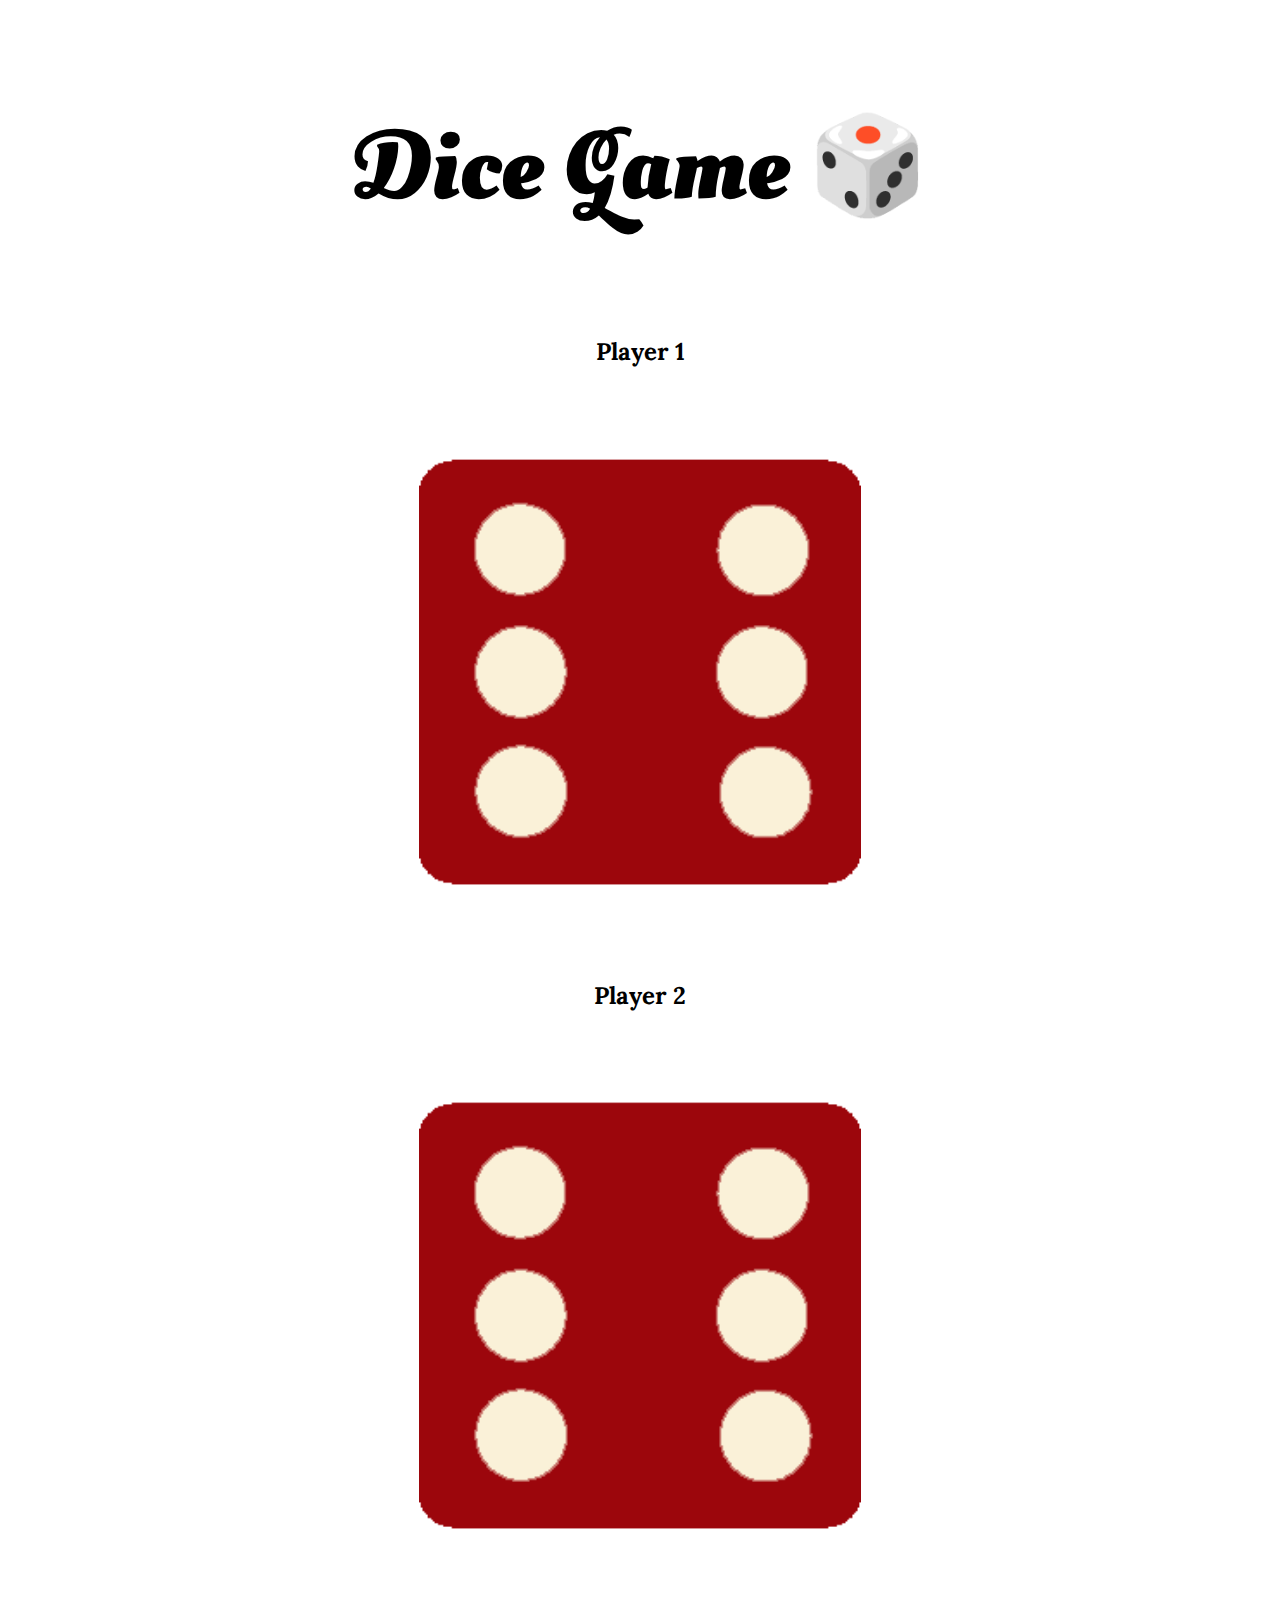
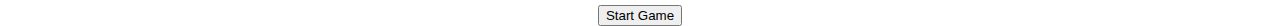
<file: index.html>
<!doctype html>
<html lang="en">

<head>
  <!-- Required meta tags -->
  <meta charset="utf-8">
  <meta name="viewport" content="width=device-width, initial-scale=1">

  <!-- CSS STYLE SHEET -->
  <link rel="stylesheet" href="css/styles.css">

  <!-- Bootstrap CSS -->
  <link href="https://cdn.jsdelivr.net/npm/bootstrap@5.1.0/dist/css/bootstrap.min.css" rel="stylesheet" integrity="sha384-KyZXEAg3QhqLMpG8r+8fhAXLRk2vvoC2f3B09zVXn8CA5QIVfZOJ3BCsw2P0p/We" crossorigin="anonymous">

  <!-- FONTS -->
  <link rel="preconnect" href="https://fonts.googleapis.com">
  <link rel="preconnect" href="https://fonts.gstatic.com" crossorigin>
  <link href="https://fonts.googleapis.com/css2?family=Lora:ital,wght@0,400;1,400;1,500&family=Oleo+Script+Swash+Caps:wght@700&family=Shadows+Into+Light&family=Gochi+Hand&display&display=swap" rel="stylesheet">


  <title>Dice Game</title>
</head>

<body>
  <section>

    <div class="container">
      <h1 class="main-text">Dice Game 🎲</h1>

      <div class="row">
        <div class="col-md-6 img-div">
          <h2 class="player-text"><strong>Player 1</strong></h2>
          <img class="dice-img-1 image" src="images/dice6.png" alt="dice-image">
        </div>
        <div class="col-md-6 img-div">
          <h2 class="player-text"><strong>Player 2</strong></h2>
          <img class="dice-img-2 image" src="images/dice6.png" alt="dice-image">
        </div>
      </div>

      <div class="button">
        <a class="button-text" href="dice.html"><button class="btn btn-dark btn-lg">Start Game</button></a>
      </div>


    </div>


  </section>





  <!-- Optional JavaScript; choose one of the two! -->

  <!-- Option 1: Bootstrap Bundle with Popper -->
  <script src="https://cdn.jsdelivr.net/npm/bootstrap@5.1.0/dist/js/bootstrap.bundle.min.js" integrity="sha384-U1DAWAznBHeqEIlVSCgzq+c9gqGAJn5c/t99JyeKa9xxaYpSvHU5awsuZVVFIhvj" crossorigin="anonymous"></script>

  <!-- Option 2: Separate Popper and Bootstrap JS -->
  <!--
    <script src="https://cdn.jsdelivr.net/npm/@popperjs/core@2.9.3/dist/umd/popper.min.js" integrity="sha384-eMNCOe7tC1doHpGoWe/6oMVemdAVTMs2xqW4mwXrXsW0L84Iytr2wi5v2QjrP/xp" crossorigin="anonymous"></script>
    <script src="https://cdn.jsdelivr.net/npm/bootstrap@5.1.0/dist/js/bootstrap.min.js" integrity="sha384-cn7l7gDp0eyniUwwAZgrzD06kc/tftFf19TOAs2zVinnD/C7E91j9yyk5//jjpt/" crossorigin="anonymous"></script>
    -->
</body>

</html>
</file>
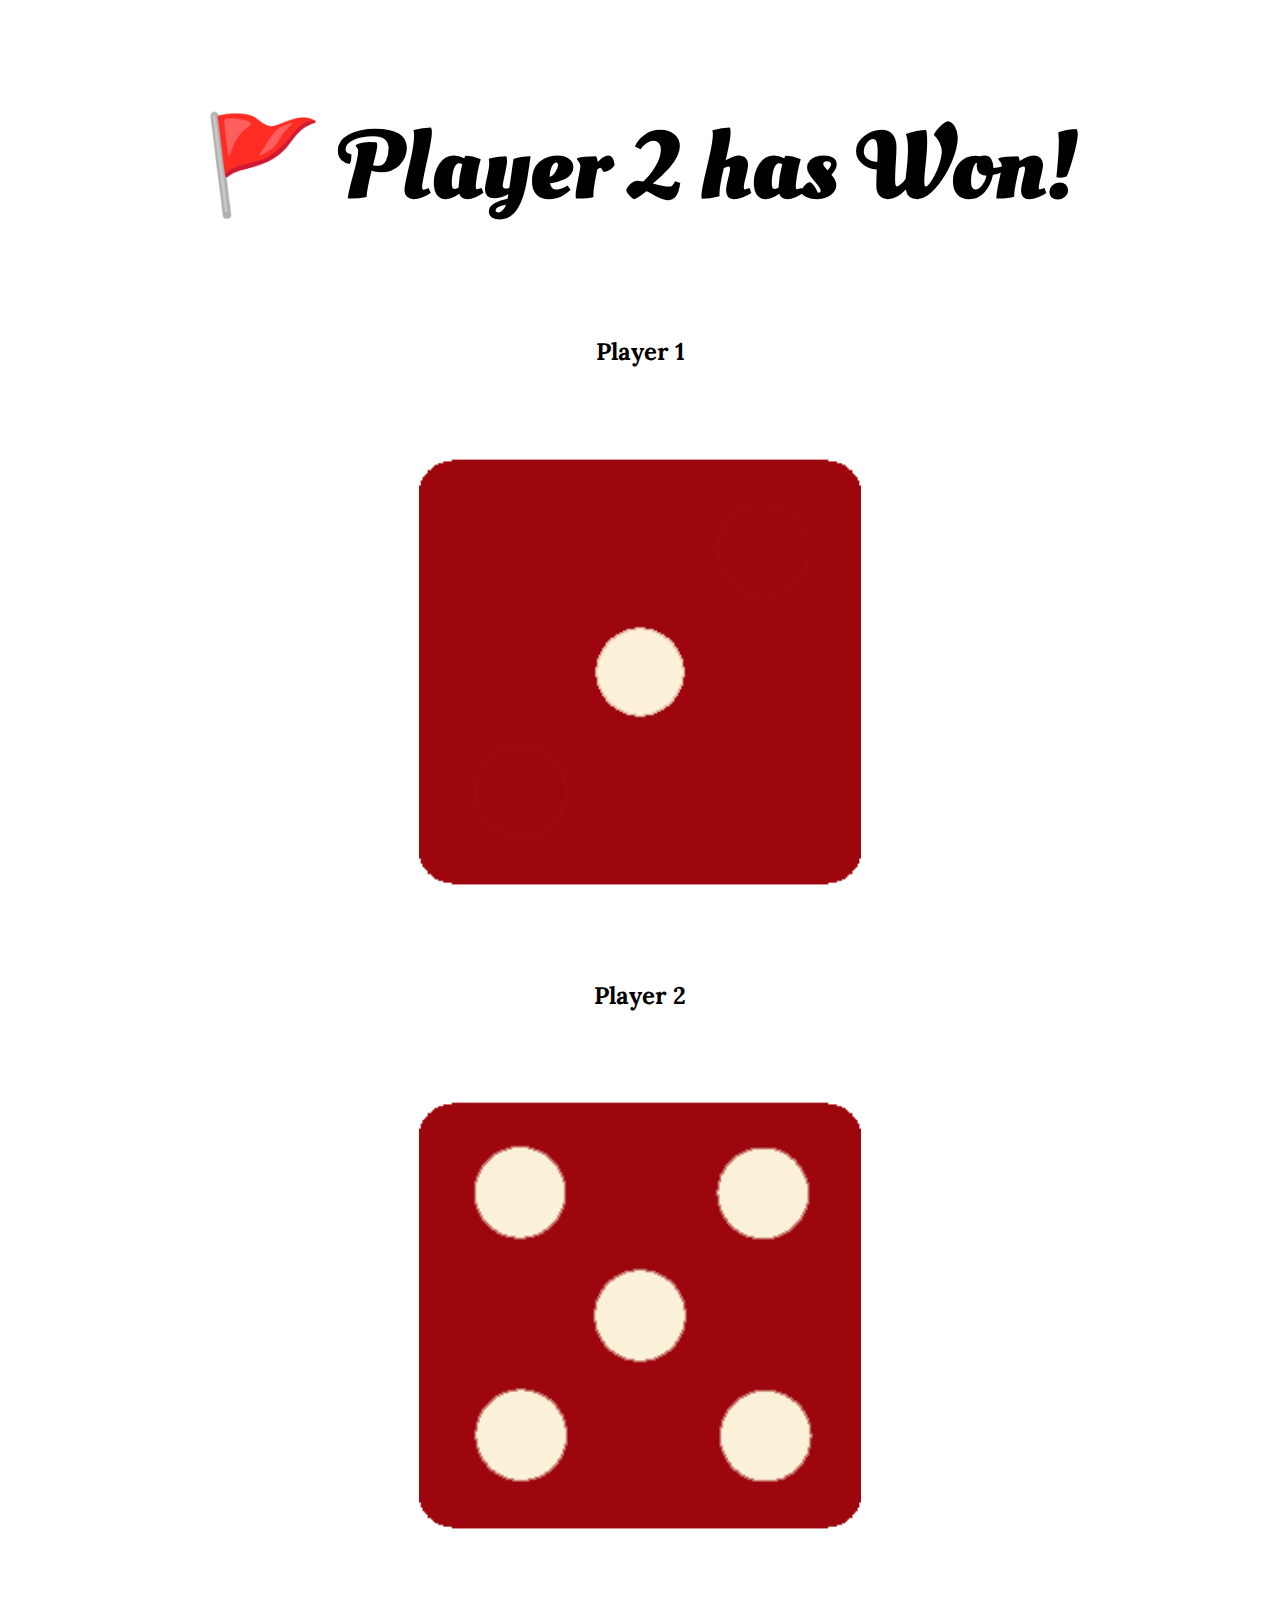
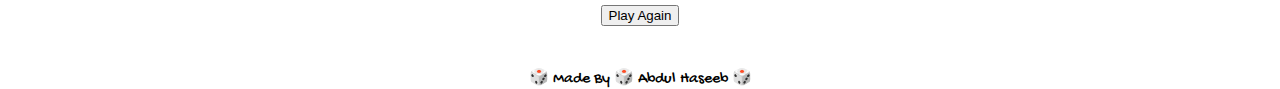
<file: dice.html>
<!DOCTYPE html>
<html lang="en">

<head>
  <!-- Required meta tags -->
  <meta charset="utf-8">
  <meta name="viewport" content="width=device-width, initial-scale=1">

  <!-- CSS STYLE SHEET -->
  <link rel="stylesheet" href="css/styles.css">

  <!-- Bootstrap CSS -->
  <link href="https://cdn.jsdelivr.net/npm/bootstrap@5.1.0/dist/css/bootstrap.min.css" rel="stylesheet" integrity="sha384-KyZXEAg3QhqLMpG8r+8fhAXLRk2vvoC2f3B09zVXn8CA5QIVfZOJ3BCsw2P0p/We" crossorigin="anonymous">

  <!-- FONTS -->
  <link rel="preconnect" href="https://fonts.googleapis.com">
  <link rel="preconnect" href="https://fonts.gstatic.com" crossorigin>
  <link href="https://fonts.googleapis.com/css2?family=Lora:ital,wght@0,400;1,400;1,500&family=Oleo+Script+Swash+Caps:wght@700&family=Shadows+Into+Light&family=Gochi+Hand&display&display=swap" rel="stylesheet">


  <title>Dice Game</title>
</head>

<body>
  <section>

    <div class="container">
      <h1 class="main-text">Reload the Page!</h1>

      <div class="row">
        <div class="col-md-6 img-div">
          <h2 class="player-text"><strong>Player 1</strong></h2>
          <img class="dice-img-1 image" src="images/dice6.png" alt="dice-image">
        </div>
        <div class="col-md-6 img-div">
          <h2 class="player-text"><strong>Player 2</strong></h2>
          <img class="dice-img-2 image" src="images/dice6.png" alt="dice-image">
        </div>
      </div>

      <div class="button">
        <a class="button-text" href="dice.html"><button class="btn btn-dark btn-lg">Play Again</button></a>
      </div>

      <p class="footer">🎲 Made By 🎲 Abdul Haseeb 🎲</p>

    </div>


  </section>





  <!-- Optional JavaScript; choose one of the two! -->

  <!-- Option 1: Bootstrap Bundle with Popper -->
  <script src="https://cdn.jsdelivr.net/npm/bootstrap@5.1.0/dist/js/bootstrap.bundle.min.js" integrity="sha384-U1DAWAznBHeqEIlVSCgzq+c9gqGAJn5c/t99JyeKa9xxaYpSvHU5awsuZVVFIhvj" crossorigin="anonymous"></script>

  <!-- Option 2: Separate Popper and Bootstrap JS -->
  <!--
    <script src="https://cdn.jsdelivr.net/npm/@popperjs/core@2.9.3/dist/umd/popper.min.js" integrity="sha384-eMNCOe7tC1doHpGoWe/6oMVemdAVTMs2xqW4mwXrXsW0L84Iytr2wi5v2QjrP/xp" crossorigin="anonymous"></script>
    <script src="https://cdn.jsdelivr.net/npm/bootstrap@5.1.0/dist/js/bootstrap.min.js" integrity="sha384-cn7l7gDp0eyniUwwAZgrzD06kc/tftFf19TOAs2zVinnD/C7E91j9yyk5//jjpt/" crossorigin="anonymous"></script>
    -->
</body>

<!-- JAVASCRIPT -->
<script src="index.js" charset="utf-8"></script>

</html>
</file>
<file: css/styles.css>
/* TAG SELECTORS */

body {
  text-align: center;
  font-family: 'Lora', serif;
}
.container {
  height: 100vh;
}

.main-text {
  text-align: center;
  font-family: 'Oleo Script Swash Caps', cursive;
  font-size: 6rem;
  padding: 3% 0;
}

.player-text {
  font-size: 1.5rem;
}

.img-div {
  text-align: center;
  font-family: 'Lora', serif;
}

.image {
  width: 35%;
  padding-top: 5%;
  padding-bottom: 5%;
}


.button-text {
  text-align: center;
  text-decoration: none;
  color: #fff;
}

.button {
  display: flex;
  justify-content: center;
  align-items: center;
}

.footer {
  text-align: center;
  font-family: 'Gochi Hand', cursive;
  padding-top: 2%;
}

@media (max-width: 770px) {

  .container {
    height: 100vh;
  }

  .main-text {
    font-size: 3rem;
    padding: 10% 0 10% 0;
  }

  .player-text {
    font-size: 1rem;
  }

  .footer {
    text-align: center;
    padding-top: 15%;
  }

  .button {
    padding-top: 5%;
  }

}
</file>
